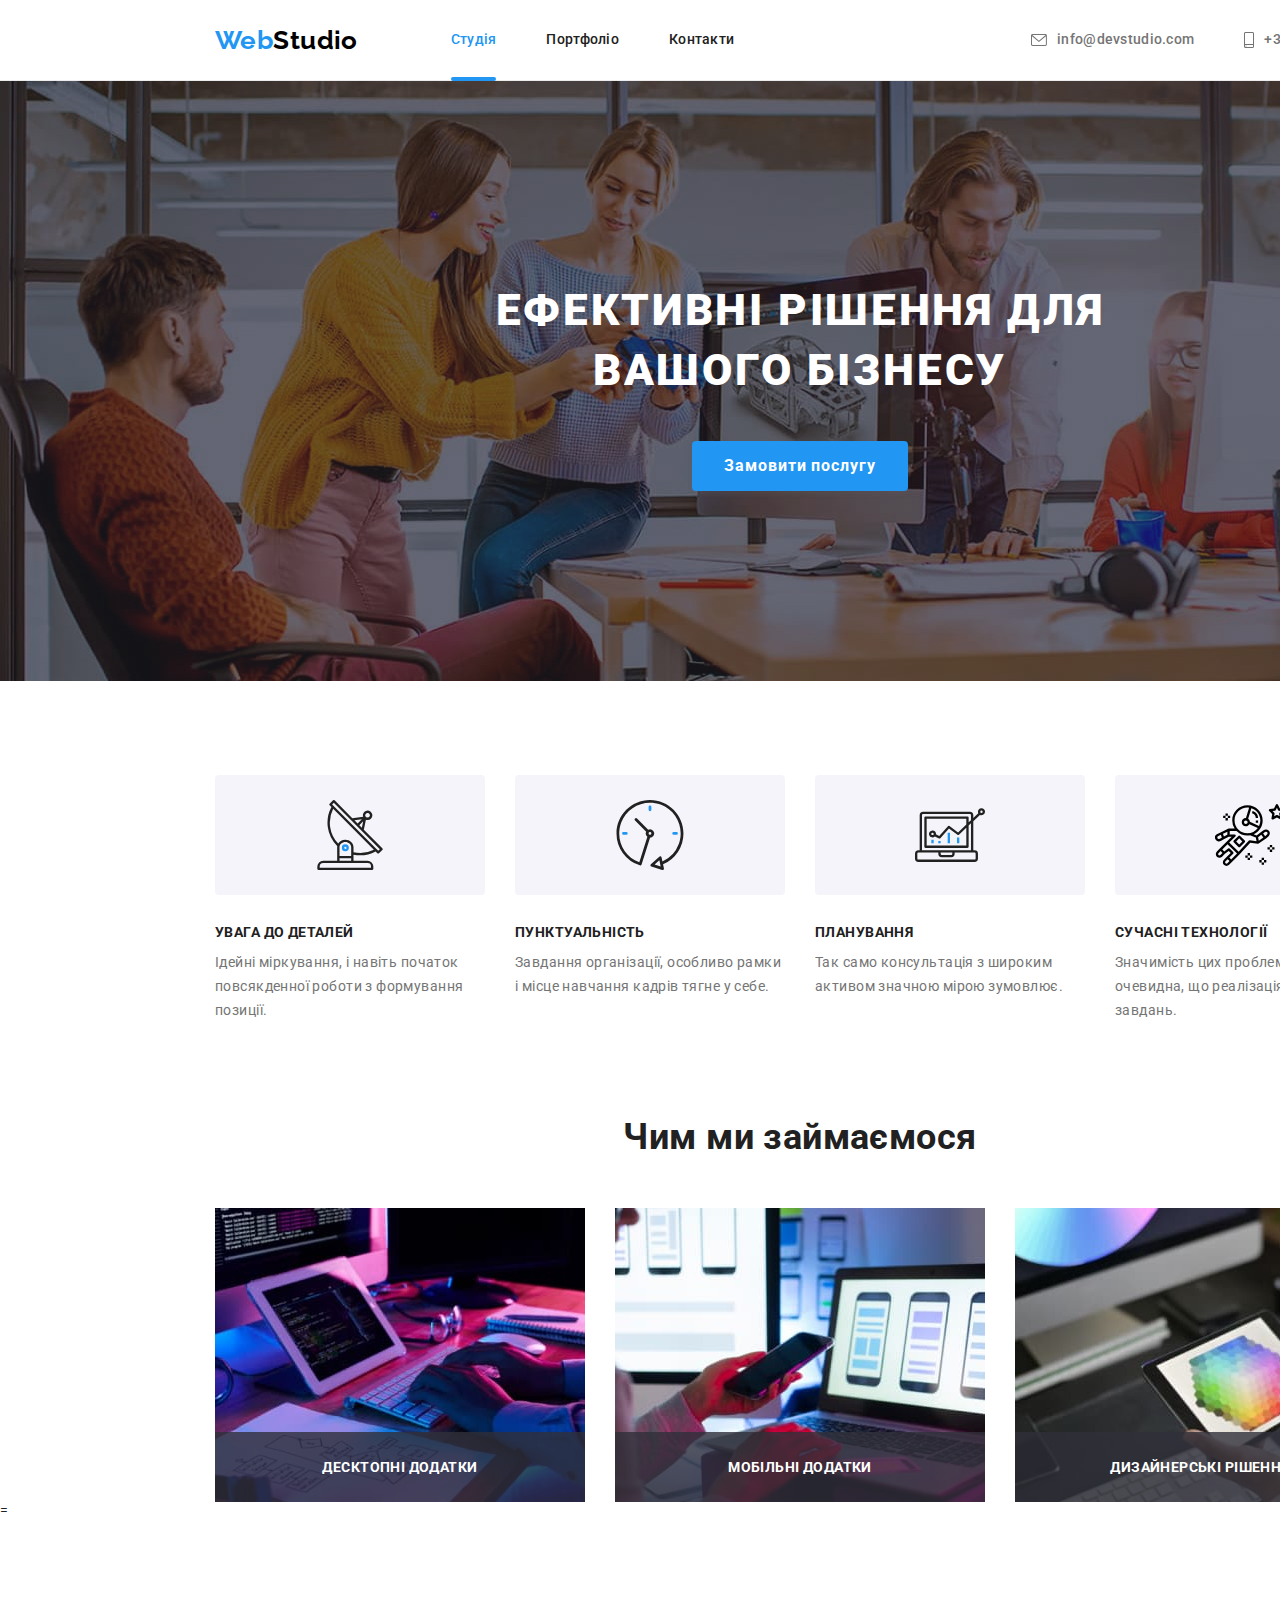
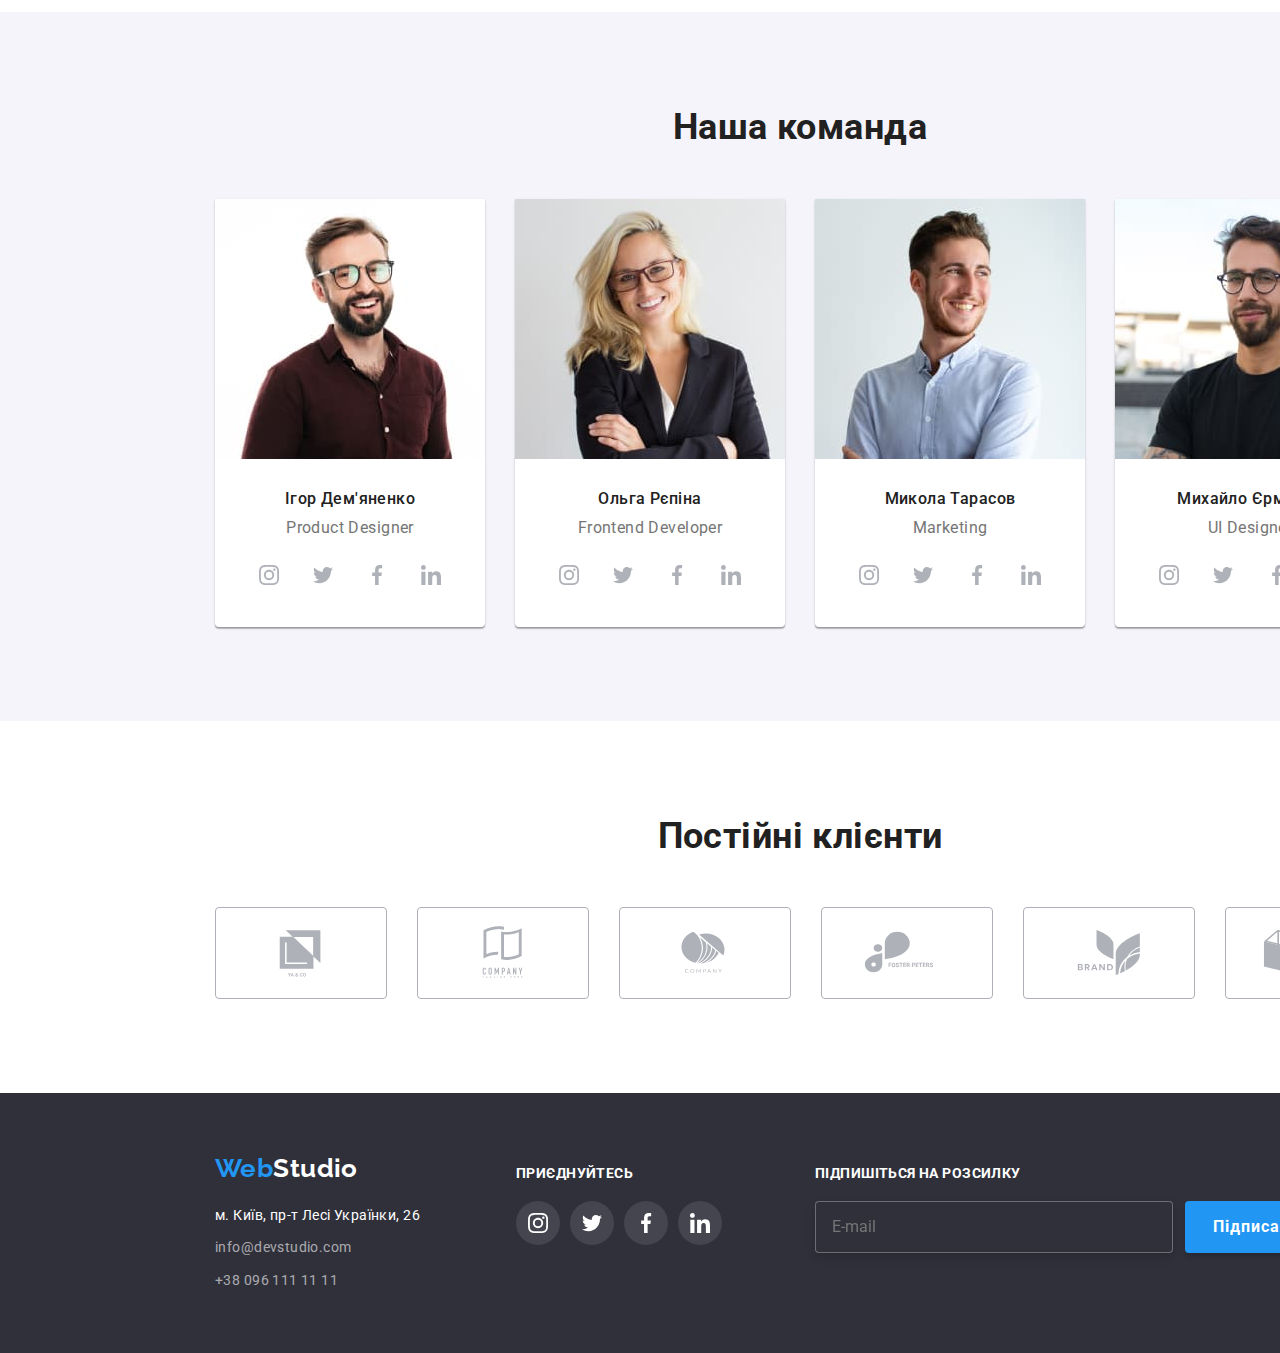
<file: index.html>
<!DOCTYPE html>
<html lang="uk">
  <head>
    <meta charset="UTF-8" />
    <meta http-equiv="X-UA-Compatible" content="IE=edge" />
    <meta name="viewport" content="width=device-width, initial-scale=1.0" />
    <title>WebStudio</title>
    <link rel="preconnect" href="https://fonts.googleapis.com" />
    <link rel="preconnect" href="https://fonts.gstatic.com" crossorigin />
    <link
      href="https://fonts.googleapis.com/css2?family=Raleway:wght@700&family=Roboto:wght@400;500;700;900&display=swap"
      rel="stylesheet"
    />
    <link
      rel="stylesheet"
      href="https://cdnjs.cloudflare.com/ajax/libs/modern-normalize/1.1.0/modern-normalize.min.css"
    />
    <link rel="stylesheet" href="styles/styles.css" />
  </head>

  <body>
    <!-----------------------------шапка-------------------------------->

    <header class="section-header">
      <div class="container display-flex">
        <nav class="nav display-flex">
          <a lang="en" href="./index.html" class="logo logo-header"
            >Web<span class="part-logo">Studio</span></a
          >
          <ul class="navigation list display-flex">
            <li><a class="navigation-title current" href="./index.html">Студія</a></li>
            <li><a class="navigation-title" href="./portfolio.html">Портфоліо</a></li>
            <li><a class="navigation-title" href="">Контакти</a></li>
          </ul>
        </nav>
        <ul class="contacts list display-flex">
          <li>
            <a class="contacts-list" href="mailto:info@devstudio.com">
              <svg class="mailto" width="16px" height="12px">
                <use href="./img/icons.svg#icon-envelope"></use></svg>info@devstudio.com
            </a>
          </li>
          <li>
            <a class="contacts-list" href="tel:+380961111111">
              <svg class="mailto" width="10px" height="16px">
                <use href="./img/icons.svg#icon-smartphone"></use></svg>+38 096 111 11 11</a
            >
          </li>
        </ul>
      </div>
    </header>

    <!-----------------------------Основа------------------------------>

    <main>
      <!---------------------------Герой------------------------------->

      <section class="section-hero">
        <div class="container">
          <h1 class="title-hero">Ефективні рішення для вашого бізнесу</h1>
          <button type="button" class="button-hero" data-modal-open>Замовити послугу</button>
        </div>
      </section>

      <!------------------------Особливості--------------------------->

      <section class="features section">
        <div class="container">
          <h2 class="visually-hidden">Особливості</h2>
          <ul class="list features-list">
            <li class="box-features">
              <div class="features-ivon-box">
                <svg class="features-ivon" width="" height="">
                  <use href="./img/icons.svg#icon-antenna"></use>
                </svg>
              </div>
              <h3 class="title-features">Увага до деталей</h3>
              <p class="paragraph-features">
                Ідейні міркування, і навіть початок повсякденної роботи з формування позиції.
              </p>
            </li>
            <li class="box-features">
              <div class="features-ivon-box">
                <svg class="features-ivon" width="" height="">
                  <use href="./img/icons.svg#icon-clock"></use>
                </svg>
              </div>
              <h3 class="title-features">Пунктуальність</h3>
              <p class="paragraph-features">
                Завдання організації, особливо рамки і місце навчання кадрів тягне у себе.
              </p>
            </li>
            <li class="box-features">
              <div class="features-ivon-box">
                <svg class="features-ivon" width="" height="">
                  <use href="./img/icons.svg#icon-diagram"></use>
                </svg>
              </div>
              <h3 class="title-features">Планування</h3>
              <p class="paragraph-features">
                Так само консультація з широким активом значною мірою зумовлює.
              </p>
            </li>
            <li class="box-features">
              <div class="features-ivon-box">
                <svg class="features-ivon" width="" height="">
                  <use href="./img/icons.svg#icon-astronaut"></use>
                </svg>
              </div>
              <h3 class="title-features">Сучасні технології</h3>
              <p class="paragraph-features">
                Значимість цих проблем настільки очевидна, що реалізація планових завдань.
              </p>
            </li>
          </ul>
        </div>
      </section>

      <!-----------------------------Діяльність---------------------------->

      <section class="activity section-activity">
        <div class="container">
          <h2 class="title-activity">Чим ми займаємося</h2>
          <ul class="list activity-list">
            <li class="box-ativity">
              <img src="./img/img.jpg" alt="Написання коду" width="370" height="294" />
              <div class="dox-position-activity">
                <p class="position-activity">Десктопні додатки</p>
              </div>
            </li>
            <li class="box-ativity">
              <img
                src="./img/img1.jpg"
                alt="Створення мобільних додатків"
                width="370"
                height="294"
              />
              <div class="dox-position-activity">
                <p class="position-activity">Мобільні додатки</p>
              </div>
            </li>
            <li class="box-ativity">
              <img src="./img/img2.jpg" alt="Робота з дизайном" width="370" height="294" />
              <div class="dox-position-activity">
                <p class="position-activity">Дизайнерські рішення</p>
              </div>
            </li>
          </ul>
        </div>
        =
      </section>

      <!-----------------------------Команда-------------------------->

      <section class="team section">
        <div class="container">
          <h2 class="title-team">Наша команда</h2>
          <ul class="list team-list">
            <li class="box-team">
              <img
                class="img-team"
                src="./img/photo-Igor.jpg"
                alt="Чоловік середнього віку в окулярах та з охайною бородою"
                width="270"
                height="260"
              />
              <div class="box-title-team">
                <h3 class="name-team">Ігор Дем'яненко</h3>
                <p class="position-team" lang="en">Product Designer</p>
                <ul class="team-set list">
                  <li>
                    <a
                      class="team-list-icont"
                      href=""
                      target="_blank"
                      rel="noreferrer noopener"
                      aria-label="Інстаграм"
                    >
                      <svg class="team-icon">
                        <use href="./img/icons.svg#icon-instagram"></use>
                      </svg>
                    </a>
                  </li>
                  <li>
                    <a
                      class="team-list-icont"
                      href=""
                      target="_blank"
                      rel="noreferrer noopener"
                      aria-label="Твітеер"
                    >
                      <svg class="team-icon">
                        <use href="./img/icons.svg#icon-twitter"></use>
                      </svg>
                    </a>
                  </li>
                  <li>
                    <a
                      class="team-list-icont"
                      href=""
                      target="_blank"
                      rel="noreferrer noopener"
                      aria-label="Фейсбук"
                    >
                      <svg class="team-icon">
                        <use href="./img/icons.svg#icon-facebook"></use>
                      </svg>
                    </a>
                  </li>
                  <li>
                    <a
                      class="team-list-icont"
                      href=""
                      target="_blank"
                      rel="noreferrer noopener"
                      aria-label="Лінкедин"
                    >
                      <svg class="team-icon">
                        <use href="./img/icons.svg#icon-linkedin"></use>
                      </svg>
                    </a>
                  </li>
                </ul>
              </div>
            </li>
            <li class="box-team">
              <img
                class="img-team"
                src="./img/photo-Olga.jpg"
                alt="Гарна світло волоса жінка серднього віку в окулярах"
                width="270"
                height="260"
              />
              <div class="box-title-team">
                <h3 class="name-team">Ольга Рєпіна</h3>
                <p class="position-team" lang="en">Frontend Developer</p>
                <ul class="team-set list">
                  <li>
                    <a
                      class="team-list-icont"
                      href=""
                      target="_blank"
                      rel="noreferrer noopener"
                      aria-label="Інстаграм"
                    >
                      <svg class="team-icon">
                        <use href="./img/icons.svg#icon-instagram"></use>
                      </svg>
                    </a>
                  </li>
                  <li>
                    <a
                      class="team-list-icont"
                      href=""
                      target="_blank"
                      rel="noreferrer noopener"
                      aria-label="Твітеер"
                    >
                      <svg class="team-icon">
                        <use href="./img/icons.svg#icon-twitter"></use>
                      </svg>
                    </a>
                  </li>
                  <li>
                    <a
                      class="team-list-icont"
                      href=""
                      target="_blank"
                      rel="noreferrer noopener"
                      aria-label="Фейсбук"
                    >
                      <svg class="team-icon">
                        <use href="./img/icons.svg#icon-facebook"></use>
                      </svg>
                    </a>
                  </li>
                  <li>
                    <a
                      class="team-list-icont"
                      href=""
                      target="_blank"
                      rel="noreferrer noopener"
                      aria-label="Лінкедин"
                    >
                      <svg class="team-icon">
                        <use href="./img/icons.svg#icon-linkedin"></use>
                      </svg>
                    </a>
                  </li>
                </ul>
              </div>
            </li>
            <li class="box-team">
              <img
                class="img-team"
                src="./img/photo-Mykola.jpg"
                alt="Молодий та енергійний чоловік"
                width="270"
                height="260"
              />
              <div class="box-title-team">
                <h3 class="name-team">Микола Тарасов</h3>
                <p class="position-team" lang="en">Marketing</p>
                <ul class="team-set list">
                  <li>
                    <a
                      class="team-list-icont"
                      href=""
                      target="_blank"
                      rel="noreferrer noopener"
                      aria-label="Інстаграм"
                    >
                      <svg class="team-icon">
                        <use href="./img/icons.svg#icon-instagram"></use>
                      </svg>
                    </a>
                  </li>
                  <li>
                    <a
                      class="team-list-icont"
                      href=""
                      target="_blank"
                      rel="noreferrer noopener"
                      aria-label="Твітеер"
                    >
                      <svg class="team-icon">
                        <use href="./img/icons.svg#icon-twitter"></use>
                      </svg>
                    </a>
                  </li>
                  <li>
                    <a
                      class="team-list-icont"
                      href=""
                      target="_blank"
                      rel="noreferrer noopener"
                      aria-label="Фейсбук"
                    >
                      <svg class="team-icon">
                        <use href="./img/icons.svg#icon-facebook"></use>
                      </svg>
                    </a>
                  </li>
                  <li>
                    <a
                      class="team-list-icont"
                      href=""
                      target="_blank"
                      rel="noreferrer noopener"
                      aria-label="Лінкедин"
                    >
                      <svg class="team-icon">
                        <use href="./img/icons.svg#icon-linkedin"></use>
                      </svg>
                    </a>
                  </li>
                </ul>
              </div>
            </li>
            <li class="box-team">
              <img
                class="img-team"
                src="./img/photo-Mykhailo.jpg"
                alt="Чорнявий чоловік в окулярах та в футболці"
                width="270"
                height="260"
              />
              <div class="box-title-team">
                <h3 class="name-team">Михайло Єрмаков</h3>
                <p class="position-team" lang="en">UI Designer</p>
                <ul class="team-set list">
                  <li>
                    <a
                      class="team-list-icont"
                      href=""
                      target="_blank"
                      rel="noreferrer noopener"
                      aria-label="Інстаграм"
                    >
                      <svg class="team-icon">
                        <use href="./img/icons.svg#icon-instagram"></use>
                      </svg>
                    </a>
                  </li>
                  <li>
                    <a
                      class="team-list-icont"
                      href=""
                      target="_blank"
                      rel="noreferrer noopener"
                      aria-label="Твітеер"
                    >
                      <svg class="team-icon">
                        <use href="./img/icons.svg#icon-twitter"></use>
                      </svg>
                    </a>
                  </li>
                  <li>
                    <a
                      class="team-list-icont"
                      href=""
                      target="_blank"
                      rel="noreferrer noopener"
                      aria-label="Фейсбук"
                    >
                      <svg class="team-icon">
                        <use href="./img/icons.svg#icon-facebook"></use>
                      </svg>
                    </a>
                  </li>
                  <li>
                    <a
                      class="team-list-icont"
                      href=""
                      target="_blank"
                      rel="noreferrer noopener"
                      aria-label="Лінкедин"
                    >
                      <svg class="team-icon">
                        <use href="./img/icons.svg#icon-linkedin"></use>
                      </svg>
                    </a>
                  </li>
                </ul>
              </div>
            </li>
          </ul>
        </div>
      </section>

      <!----------------------------------------------visitors------------------------------------------------>

      <section class="section">
        <div class="visitors-pri container">
          <h2 class="title-team">Постійні клієнти</h2>
          <ul class="visitors-set list display-flex">
            <li>
              <a
                class="visitors-list-icon"
                href=""
                target="_blank"
                rel="noreferrer noopener"
                aria-label="Я-ко"
              >
                <svg class="visitors-icon">
                  <use href="./img/icons.svg#icon-ya-co"></use>
                </svg>
              </a>
            </li>
            <li>
              <a
                class="visitors-list-icon"
                href=""
                target="_blank"
                rel="noreferrer noopener"
                aria-label="tegline here"
              >
                <svg class="visitors-icon">
                  <use href="./img/icons.svg#icon-tegline-here"></use>
                </svg>
              </a>
            </li>
            <li>
              <a
                class="visitors-list-icon"
                href=""
                target="_blank"
                rel="noreferrer noopener"
                aria-label="Company"
              >
                <svg class="visitors-icon">
                  <use href="./img/icons.svg#icon-company"></use>
                </svg>
              </a>
            </li>
            <li>
              <a
                class="visitors-list-icon"
                href=""
                target="_blank"
                rel="noreferrer noopener"
                aria-label="Foster"
              >
                <svg class="visitors-icon">
                  <use href="./img/icons.svg#icon-foster"></use>
                </svg>
              </a>
            </li>
            <li>
              <a
                class="visitors-list-icon"
                href=""
                target="_blank"
                rel="noreferrer noopener"
                aria-label="Brand"
              >
                <svg class="visitors-icon">
                  <use href="./img/icons.svg#icon-brand"></use>
                </svg>
              </a>
            </li>
            <li>
              <a
                class="visitors-list-icon"
                href=""
                target="_blank"
                rel="noreferrer noopener"
                aria-label="Tag line"
              >
                <svg class="visitors-icon">
                  <use href="./img/icons.svg#icon-tag-line"></use>
                </svg>
              </a>
            </li>
          </ul>
        </div>
      </section>
    </main>

    <!---------------------------------------ноги---------------------------------------->

    <footer class="section-footer">
      <div class="container display-flex">
        <div>
          <div class="logo-footer">
            <a lang="en" href="./index.html" class="logo"
              >Web<span class="footer-logo">Studio</span></a
            >
          </div>
          <address>
            <ul class="list">
              <li>
                <a
                  href="https://goo.gl/maps/KdYBbPvxKbfjmJQr5"
                  target="_blank"
                  rel="noreferrer noopener"
                  class="link-address"
                  >м. Київ, пр-т Лесі Українки, 26</a
                >
              </li>
              <li>
                <a class="address-contacts" href="mailto:info@devstudio.com">info@devstudio.com</a>
              </li>
              <li><a class="address-contacts" href="tel:+380961111111">+38 096 111 11 11</a></li>
            </ul>
          </address>
        </div>
        <div class="footer-pri">
          <h2 class="tatle-footer">Приєднуйтесь</h2>
          <ul class="footer-set list">
            <li>
              <a
                class="footer-icont"
                href=""
                target="_blank"
                rel="noreferrer noopener"
                aria-label="Інстаграм"
              >
                <svg class="list-icon">
                  <use href="./img/icons.svg#icon-instagram"></use>
                </svg>
              </a>
            </li>
            <li>
              <a
                class="footer-icont"
                href=""
                target="_blank"
                rel="noreferrer noopener"
                aria-label="Твітеер"
              >
                <svg class="list-icon">
                  <use href="./img/icons.svg#icon-twitter"></use>
                </svg>
              </a>
            </li>
            <li>
              <a
                class="footer-icont"
                href=""
                target="_blank"
                rel="noreferrer noopener"
                aria-label="Фейсбук"
              >
                <svg class="list-icon">
                  <use href="./img/icons.svg#icon-facebook"></use>
                </svg>
              </a>
            </li>
            <li>
              <a
                class="footer-icont"
                href=""
                target="_blank"
                rel="noreferrer noopener"
                aria-label="Лінкедин"
              >
                <svg class="list-icon">
                  <use href="./img/icons.svg#icon-linkedin"></use>
                </svg>
              </a>
            </li>
          </ul>
        </div>
        <div class="box-form-footer">
          <h2 class="tatle-footer">Підпишіться на розсилку</h2>
          <form class="form-footer">
            <input type="email" name="mail" class="pole-footer" placeholder="E-mail" />
            <button type="submit" class="button-footer">Підписатися</button>
          </form>
        </div>
      </div>
    </footer>

    <!------------------------------------------modal------------------------------------------->

    <div class="backdrop is-hidden" data-modal>
      <div class="modal">
        <button type="button" class="button-close-hero" data-modal-close>
          <svg class="close-black" width="18" height="18">
            <use href="./img/icons.svg#icon-close-black"></use>
          </svg>
        </button>

        <h2 class="tatle-form">Залиште свої дані, ми вам передзвонимо</h2>

        <form class="form">
          <div class="form-field">
            <label for="name" class="text-pole"
              >Ім'я
              <span class="box-form-field">
                <input type="text" name="name" id="name" class="pole" />
                <svg class="modal-icons icons-posstion-modal" width="18px" height="18px">
                  <use href="./img/icons.svg#icon-person"></use>
                </svg>
              </span>
            </label>
          </div>
          <div class="form-field">
            <label for="tel" class="text-pole"
              >Телефон
              <span class="box-form-field">
                <input type="tel" name="tel" id="tel" class="pole" />
                <svg class="modal-icons icons-posstion-modal" width="18px" height="18px">
                  <use href="./img/icons.svg#icon-phone-modal"></use>
                </svg>
              </span>
            </label>
          </div>
          <div class="form-field">
            <label for="mail" class="text-pole"
              >Пошта
              <span class="box-form-field">
                <input type="email" name="mail" id="mail" class="pole" />
                <svg class="modal-icons icons-posstion-modal" width="18px" height="18px">
                  <use href="./img/icons.svg#icon-email-modal"></use>
                </svg>
              </span>
            </label>
          </div>
          <div class="form-textarea">
            <label for="comment" class="text-pole text-posit">Коментар</label>
            <textarea
              name="comment"
              id="comment"
              rows="7"
              class="textarea"
              placeholder="Введіть текст"
            ></textarea>
          </div>
          <div class="">
            <label class="checkbox-label">
              <input type="checkbox" name="policy" class="checkbox visually-hidden" />
              <span class="checkbox-icons"></span>
              Погоджуюся з розсилкою та приймаю&nbsp;<a href="" class="link-modal"
                >&nbsp;Умови договору</a
              ></label
            >
          </div>
          <button type="submit" class="button-modal">Відправити</button>
        </form>
      </div>
    </div>
    <script src="./js/modal.js"></script>
  </body>
</html>
</file>
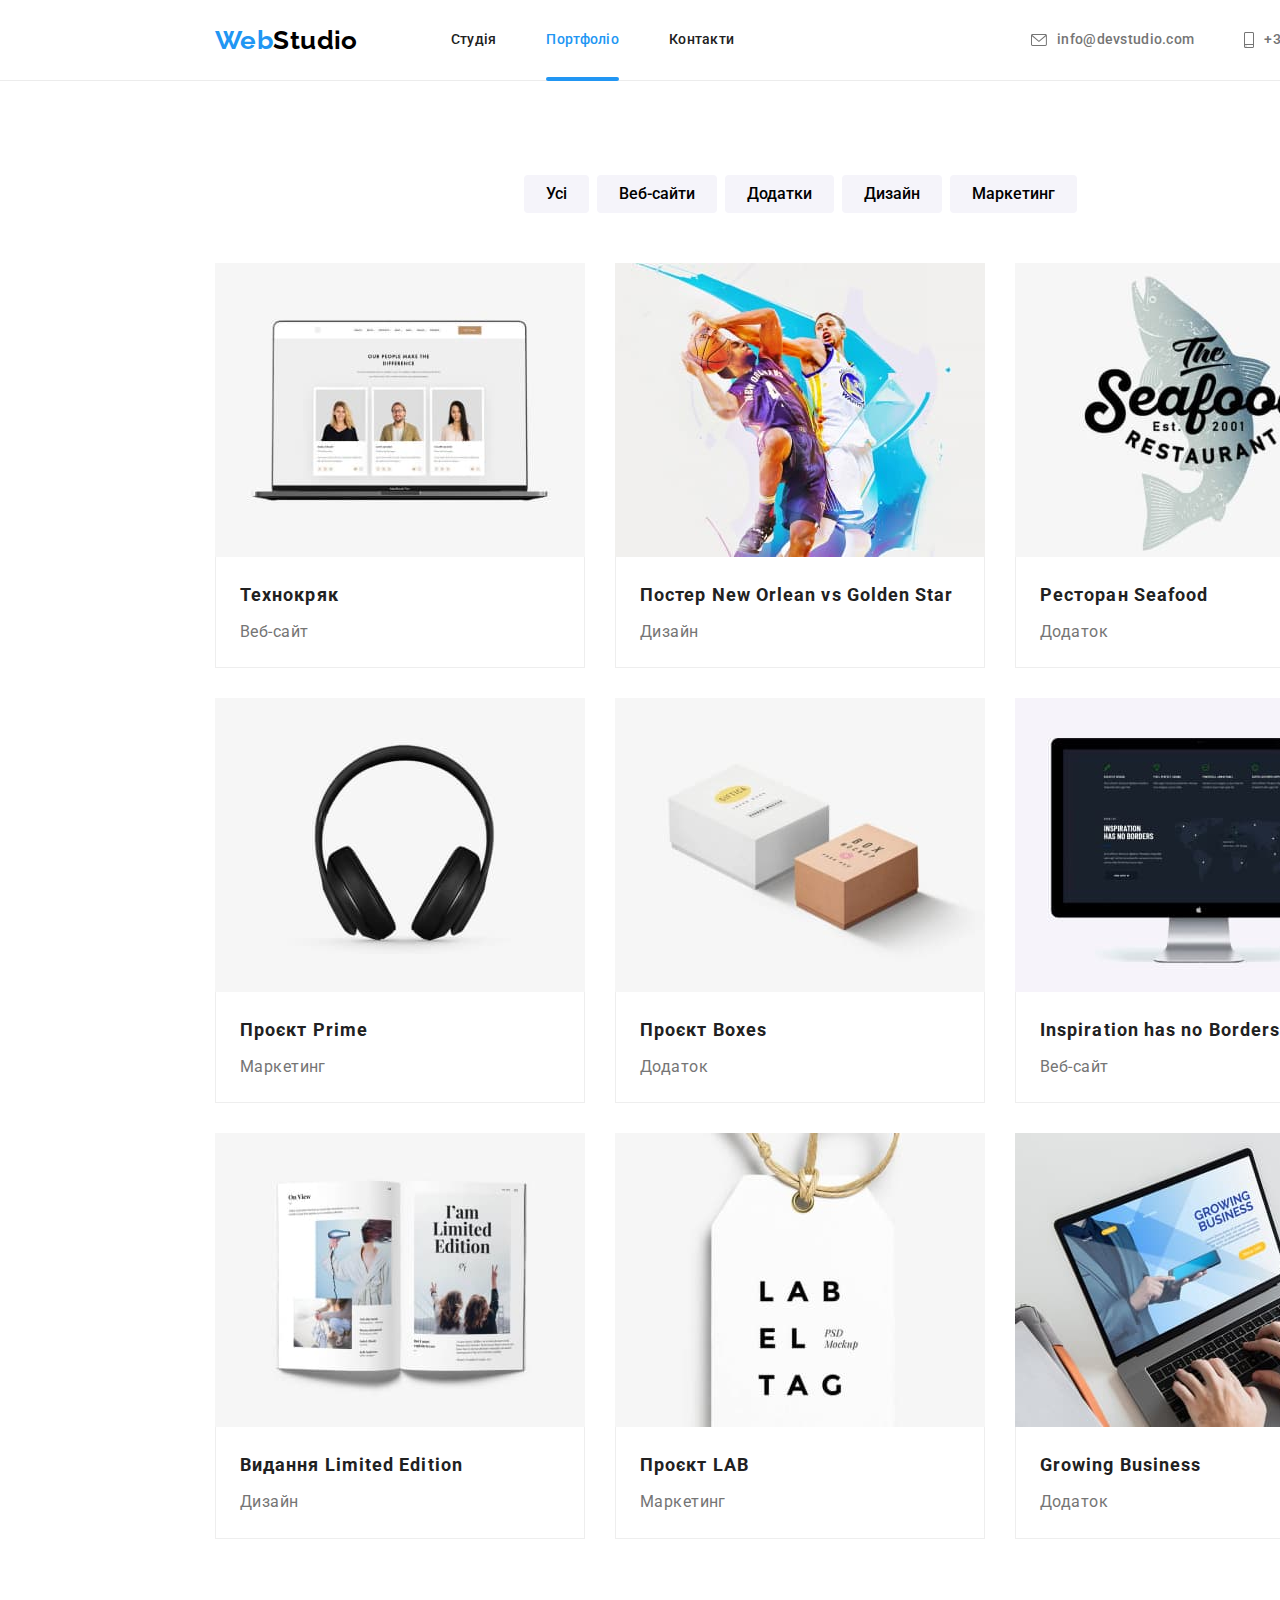
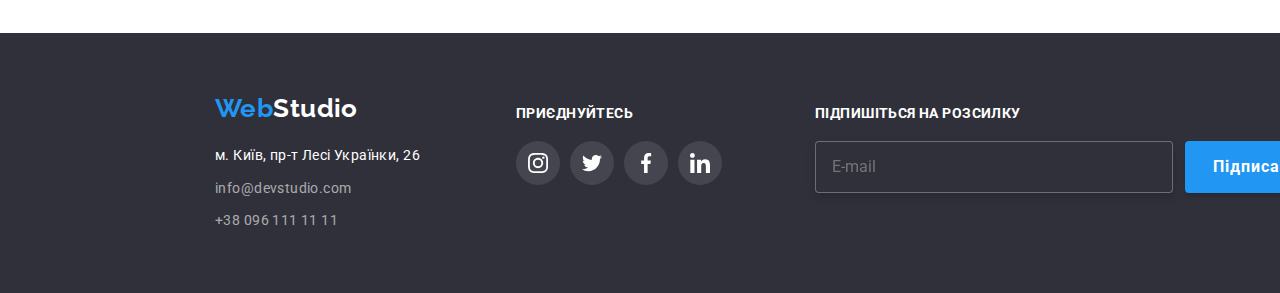
<file: portfolio.html>
<!DOCTYPE html>
<html lang="uk">
  <head>
    <meta charset="UTF-8" />
    <meta http-equiv="X-UA-Compatible" content="IE=edge" />
    <meta name="viewport" content="width=device-width, initial-scale=1.0" />
    <title>Портфоліо</title>
    <link rel="preconnect" href="https://fonts.googleapis.com" />
    <link rel="preconnect" href="https://fonts.gstatic.com" crossorigin />
    <link
      href="https://fonts.googleapis.com/css2?family=Raleway:wght@700&family=Roboto:wght@400;500;700;900&display=swap"
      rel="stylesheet"
    />
    <link
      rel="stylesheet"
      href="https://cdnjs.cloudflare.com/ajax/libs/modern-normalize/1.1.0/modern-normalize.min.css"
    />
    <link rel="stylesheet" href="styles/styles.css" />
  </head>

  <body>
    <!-------------------------------------------шапка----------------------------------------->

    <header class="section-header">
      <div class="container display-flex">
        <nav class="nav display-flex">
          <a lang="en" href="./index.html" class="logo logo-header"
            >Web<span class="part-logo">Studio</span></a
          >
          <ul class="navigation list display-flex">
            <li><a class="navigation-title" href="./index.html">Студія</a></li>
            <li><a class="navigation-title current" href="./portfolio.html">Портфоліо</a></li>
            <li><a class="navigation-title" href="">Контакти</a></li>
          </ul>
        </nav>
        <ul class="contacts list display-flex">
          <li>
            <a class="contacts-list" href="mailto:info@devstudio.com">
              <svg class="mailto" width="16px" height="12px">
                <use href="./img/icons.svg#icon-envelope"></use></svg>info@devstudio.com
            </a>
          </li>
          <li>
            <a class="contacts-list" href="tel:+380961111111">
              <svg class="mailto" width="10px" height="16px">
                <use href="./img/icons.svg#icon-smartphone"></use></svg >+38 096 111 11 11</a
            >
          </li>
        </ul>
      </div>
    </header>

    <!-- Основа -->

    <main>
      <!-- Портфоліо -->

      <section class="section">
        <div class="container">
          <h1 class="visually-hidden">Портфоліо</h1>
          <ul class="list portfolio-filter">
            <li><button type="button" class="button-portfolio">Усі</button></li>
            <li><button type="button" class="button-portfolio">Веб-сайти</button></li>
            <li><button type="button" class="button-portfolio">Додатки</button></li>
            <li><button type="button" class="button-portfolio">Дизайн</button></li>
            <li><button type="button" class="button-portfolio">Маркетинг</button></li>
          </ul>
          <ul class="examples-work list">
            <li class="box-portfolio">
              <a href="" class="box-portfolio-list">
                <div class="product-portfolio">
                  <img
                    src="./img/technoquack.jpg"
                    alt="Відкритий ноутбук"
                    width="370"
                    height="294"
                  />
                  <p class="position-product">
                    Ресурс пропонує комплексні пропозиції з різним рівнем функціоналу та сервісів.
                    Все це дозволить відвідувачу отримати вичерпні відомості про компанію чи
                    приватну особу.
                  </p>
                </div>
                <div class="box-title">
                  <h2 class="title-examples">Технокряк</h2>
                  <p class="position-examples">Веб-сайт</p>
                </div>
              </a>
            </li>
            <li class="box-portfolio">
              <a href="" class="box-portfolio-list">
                <div class="product-portfolio">
                  <img
                    src="./img/novsgs.jpg"
                    alt="Два баскетболіста грають в баскетбол"
                    width="370"
                    height="294"
                  />
                  <p class="position-product">
                    Ресурс пропонує комплексні пропозиції з різним рівнем функціоналу та сервісів.
                    Все це дозволить відвідувачу отримати вичерпні відомості про компанію чи
                    приватну особу.
                  </p>
                </div>
                <div class="box-title">
                  <h2 class="title-examples">
                    Постер <span lang="en">New Orlean vs Golden Star</span>
                  </h2>
                  <p class="position-examples">Дизайн</p>
                </div>
              </a>
            </li>
            <li class="box-portfolio">
              <a href="" class="box-portfolio-list">
                <div class="product-portfolio">
                  <img src="./img/seafood.jpg" alt="Логотип с рибою" width="370" height="294" />
                  <p class="position-product">
                    Ресурс пропонує комплексні пропозиції з різним рівнем функціоналу та сервісів.
                    Все це дозволить відвідувачу отримати вичерпні відомості про компанію чи
                    приватну особу.
                  </p>
                </div>
                <div class="box-title">
                  <h2 class="title-examples">Ресторан <span lang="en">Seafood</span></h2>
                  <p class="position-examples">Додаток</p>
                </div>
              </a>
            </li>
            <li class="box-portfolio">
              <a href="" class="box-portfolio-list">
                <div class="product-portfolio">
                  <img
                    src="./img/prime.jpg"
                    alt="Великі чорні навушники"
                    width="370"
                    height="294"
                  />
                  <p class="position-product">
                    Ресурс пропонує комплексні пропозиції з різним рівнем функціоналу та сервісів.
                    Все це дозволить відвідувачу отримати вичерпні відомості про компанію чи
                    приватну особу.
                  </p>
                </div>
                <div class="box-title">
                  <h2 class="title-examples">Проєкт <span lang="en">Prime</span></h2>
                  <p class="position-examples">Маркетинг</p>
                </div>
              </a>
            </li>
            <li class="box-portfolio">
              <a href="" class="box-portfolio-list">
                <div class="product-portfolio">
                  <img
                    src="./img/boxes.jpg"
                    alt="Дві картоні коробки різного кольору"
                    width="370"
                    height="294"
                  />
                  <p class="position-product">
                    Ресурс пропонує комплексні пропозиції з різним рівнем функціоналу та сервісів.
                    Все це дозволить відвідувачу отримати вичерпні відомості про компанію чи
                    приватну особу.
                  </p>
                </div>
                <div class="box-title">
                  <h2 class="title-examples">Проєкт <span lang="en">Boxes</span></h2>
                  <p class="position-examples">Додаток</p>
                </div>
              </a>
            </li>
            <li class="box-portfolio">
              <a href="" class="box-portfolio-list">
                <div class="product-portfolio">
                  <img
                    src="./img/inspiration.jpg"
                    alt="Монітор від комп'ютера"
                    width="370"
                    height="294"
                  />
                  <p class="position-product">
                    Ресурс пропонує комплексні пропозиції з різним рівнем функціоналу та сервісів.
                    Все це дозволить відвідувачу отримати вичерпні відомості про компанію чи
                    приватну особу.
                  </p>
                </div>
                <div class="box-title">
                  <h2 lang="en" class="title-examples">Inspiration has no Borders</h2>
                  <p class="position-examples">Веб-сайт</p>
                </div>
              </a>
            </li>
            <li class="box-portfolio">
              <a href="" class="box-portfolio-list">
                <div class="product-portfolio">
                  <img
                    src="./img/limited-edition.jpg"
                    alt="Відкрита книга"
                    width="370"
                    height="294"
                  />
                  <p class="position-product">
                    Ресурс пропонує комплексні пропозиції з різним рівнем функціоналу та сервісів.
                    Все це дозволить відвідувачу отримати вичерпні відомості про компанію чи
                    приватну особу.
                  </p>
                </div>
                <div class="box-title">
                  <h2 class="title-examples">Видання <span lang="en">Limited Edition</span></h2>
                  <p class="position-examples">Дизайн</p>
                </div>
              </a>
            </li>
            <li class="box-portfolio">
              <a href="" class="box-portfolio-list">
                <div class="product-portfolio">
                  <img src="./img/lab.jpg" alt="Бирка" width="370" height="294" />
                  <p class="position-product">
                    Ресурс пропонує комплексні пропозиції з різним рівнем функціоналу та сервісів.
                    Все це дозволить відвідувачу отримати вичерпні відомості про компанію чи
                    приватну особу.
                  </p>
                </div>
                <div class="box-title">
                  <h2 class="title-examples">Проєкт <span lang="en">LAB</span></h2>
                  <p class="position-examples">Маркетинг</p>
                </div>
              </a>
            </li>
            <li class="box-portfolio">
              <a href="" class="box-portfolio-list">
                <div class="product-portfolio">
                  <img
                    src="./img/growing-business.jpg"
                    alt="Робота за відкритим ноутбуком"
                    width="370"
                    height="294"
                  />
                  <p class="position-product">
                    Ресурс пропонує комплексні пропозиції з різним рівнем функціоналу та сервісів.
                    Все це дозволить відвідувачу отримати вичерпні відомості про компанію чи
                    приватну особу.
                  </p>
                </div>
                <div class="box-title">
                  <h2 class="title-examples" lang="en">Growing Business</h2>
                  <p class="position-examples">Додаток</p>
                </div>
              </a>
            </li>
          </ul>
        </div>
      </section>
    </main>

    <!-- ноги -->

    <footer class="section-footer">
      <div class="container display-flex">
        <div>
          <div class="logo-footer">
            <a lang="en" href="./index.html" class="logo"
              >Web<span class="footer-logo">Studio</span></a
            >
          </div>
          <address>
            <ul class="list">
              <li>
                <a
                  href="https://goo.gl/maps/KdYBbPvxKbfjmJQr5"
                  target="_blank"
                  rel="noreferrer noopener"
                  class="link-address"
                  >м. Київ, пр-т Лесі Українки, 26</a
                >
              </li>
              <li>
                <a class="address-contacts" href="mailto:info@devstudio.com">info@devstudio.com</a>
              </li>
              <li><a class="address-contacts" href="tel:+380961111111">+38 096 111 11 11</a></li>
            </ul>
          </address>
        </div>
        <div class="footer-pri">
          <h2 class="tatle-footer">Приєднуйтесь</h2>
          <ul class="footer-set list">
            <li>
              <a
                class="footer-icont"
                href=""
                target="_blank"
                rel="noreferrer noopener"
                aria-label="Інстаграм"
              >
                <svg class="list-icon">
                  <use href="./img/icons.svg#icon-instagram"></use>
                </svg>
              </a>
            </li>
            <li>
              <a
                class="footer-icont"
                href=""
                target="_blank"
                rel="noreferrer noopener"
                aria-label="Твітеер"
              >
                <svg class="list-icon">
                  <use href="./img/icons.svg#icon-twitter"></use>
                </svg>
              </a>
            </li>
            <li>
              <a
                class="footer-icont"
                href=""
                target="_blank"
                rel="noreferrer noopener"
                aria-label="Фейсбук"
              >
                <svg class="list-icon">
                  <use href="./img/icons.svg#icon-facebook"></use>
                </svg>
              </a>
            </li>
            <li>
              <a
                class="footer-icont"
                href=""
                target="_blank"
                rel="noreferrer noopener"
                aria-label="Лінкедин"
              >
                <svg class="list-icon">
                  <use href="./img/icons.svg#icon-linkedin"></use>
                </svg>
              </a>
            </li>
          </ul>
        </div>
        <div class="box-form-footer">
          <h2 class="tatle-footer">Підпишіться на розсилку</h2>
          <form class="form-footer">
            <input type="email" name="mail" class="pole-footer" placeholder="E-mail" />
            <button type="submit" class="button-footer">Підписатися</button>
          </form>
        </div>
      </div>
    </footer>
  </body>
</html>
</file>
<file: styles/styles.css>
* {
  padding: 0;
  margin: 0;
  border: 0;
}

:root {
  --primary-text-color: #757575;
  --title-text-color: #212121;
  --primary-hover-color: #2196f3;
}

body {
  width: 1600px;
  margin: 0 auto;
  font-family: 'Roboto', sans-serif;
  color: var(--title-text-color);
  letter-spacing: 0.03em;
  font-size: 14px;
  background: #ffffff;
}

.visually-hidden {
  position: absolute;
  width: 1px;
  height: 1px;
  margin: -1px;
  padding: 0;
  overflow: hidden;
  border: 0;
  clip: rect(0 0 0 0);
}

.list {
  list-style: none;
}
img {
  display: block;
}
a {
  text-decoration: none;
  color: inherit;
}

button {
  cursor: pointer;
  font-family: inherit;
}

.container {
  width: 1200px;
  padding-left: 15px;
  padding-right: 15px;
  margin-left: auto;
  margin-right: auto;
}

.section {
  padding-top: 94px;
  padding-bottom: 94px;
}

.display-flex {
  display: flex;
}

/* ------------------------------------------header ----------------------------------------*/

header {
  border-bottom: 1px solid #ececec;
}

.nav {
  align-items: center;
}

.logo-header {
  margin-right: 93px;
}

.logo {
  font-family: 'Raleway', sans-serif;
  font-weight: 700;
  font-size: 26px;
  line-height: 1.19;
  color: var(--primary-hover-color);
}

.part-logo {
  color: #000000;
}

.navigation li + li {
  margin-left: 50px;
}

.navigation-title {
  display: block;
  padding-top: 32px;
  padding-bottom: 32px;

  font-weight: 500;
  line-height: 1.14;
  letter-spacing: 0.02em;

  transition-property: color;
  transition-duration: 250ms;
  transition-timing-function: cubic-bezier(0.4, 0, 0.2, 1);
}

.navigation-title:hover,
.navigation-title:focus {
  color: var(--primary-hover-color);
}

.contacts {
  margin-left: auto;
}

.contacts li + li {
  margin-left: 50px;
}

.contacts-list {
  display: inline-flex;
  padding-top: 32px;
  padding-bottom: 32px;

  align-items: center;
  font-weight: 500;
  line-height: 1.14;
  letter-spacing: 0.02em;
  color: var(--primary-text-color);

  transition-property: color;
  transition-duration: 250ms;
  transition-timing-function: cubic-bezier(0.4, 0, 0.2, 1);
}
.mailto {
  margin-right: 10px;
  flex-direction: row-reverse;

  fill: var(--primary-text-color);

  transition-property: fill;
  transition-duration: 250ms;
  transition-timing-function: cubic-bezier(0.4, 0, 0.2, 1);
}
.contacts-list:hover .mailto,
.contacts-list:focus .mailto {
  fill: var(--primary-hover-color);
}
.contacts-list:hover,
.contacts-list:focus {
  color: var(--primary-hover-color);
}
.current {
  color: var(--primary-hover-color);
  position: relative;
}
.current::after {
  position: absolute;
  height: 4px;
  width: 100%;
  bottom: -1px;
  content: '';
  background-color: var(--primary-hover-color);
  display: block;
  border-radius: 2px;
}

/* ------------------------------------footer ---------------------------------*/

.section-footer {
  padding-top: 60px;
  padding-bottom: 60px;
}

.logo-footer {
  margin-bottom: 20px;
}

footer {
  background: #2f303a;
}

.footer-logo {
  color: #ffffff;
}

address {
  font-style: normal;
  width: 231px;
}

.link-address {
  line-height: 1.7;
  color: #ffffff;
}

.address-contacts {
  line-height: 1.7;
  color: rgba(255, 255, 255, 0.6);
}

address li + li {
  margin-top: 9px;
}
.footer-pri {
  margin-left: 70px;
  padding-top: 12px;
}
.footer-set {
  display: inline-flex;
}
.list-icon {
  height: 20px;
  width: 20px;
  fill: #ffffff;
}
.footer-icont {
  display: inline-flex;
  height: 44px;
  width: 44px;
  align-items: center;
  justify-content: center;
  border-radius: 50%;
  background-color: rgba(255, 255, 255, 0.1);

  transition-property: background-color;
  transition-duration: 250ms;
  transition-timing-function: cubic-bezier(0.4, 0, 0.2, 1);
}
.footer-icont:hover,
.footer-icont:focus {
  background-color: var(--primary-hover-color);
}
.footer-set li + li {
  margin-left: 10px;
}
.tatle-footer {
  margin-bottom: 20px;

  font-weight: 700;
  font-size: 14px;
  line-height: 1.1428;
  text-transform: uppercase;

  color: #ffffff;
}
.box-form-footer {
  padding-top: 12px;
  margin-left: 93px;
}

.form-footer {
  display: flex;
}
.pole-footer {
  width: 358px;
  padding: 15px 16px;
  font-size: 16px;
  line-height: 1.25;

  display: flex;
  align-items: center;

  color: rgba(255, 255, 255, 0.6);
  background: #2f303a;
  border: 1px solid rgba(255, 255, 255, 0.3);
  filter: drop-shadow(0px 4px 4px rgba(0, 0, 0, 0.15));
  border-radius: 4px;
}
.button-footer {
  margin-left: 12px;
  padding: 10px 28px;

  font-weight: 700;
  font-size: 16px;
  line-height: 1.88;

  display: flex;
  align-items: center;
  text-align: center;
  letter-spacing: 0.06em;

  color: #ffffff;
  background: var(--primary-hover-color);
  box-shadow: 0px 4px 4px rgba(0, 0, 0, 0.15);
  border-radius: 4px;
}
.button-footer::after {
  display: block;
  content: '';
  margin-left: 10px;
  width: 24px;
  height: 24px;
  background-image: url(../img/send.svg);
  background-size: contain;
}
/* -----------------------------------main------------------------------------------ */
/* -----------------------------------hero ------------------------------------------*/

.section-hero {
  max-width: 1600px;
  height: 600px;
  padding-top: 200px;
  padding-bottom: 200px;
  margin: 0 auto;

  background-image: linear-gradient(to right, rgba(47, 48, 58, 0.4), rgba(47, 48, 58, 0.4)),
    url('../img/hero.jpg');
  background-color: #2f303a;
  background-size: cover;
  text-align: center;
}

.title-hero {
  margin-bottom: 40px;
  width: 696px;
  margin-left: auto;
  margin-right: auto;

  font-weight: 900;
  font-size: 44px;
  line-height: 1.36;
  letter-spacing: 0.06em;
  text-transform: uppercase;
  color: #ffffff;
}

.button-hero {
  display: inline-block;
  padding: 10px 32px;

  font-weight: 700;
  font-size: 16px;
  line-height: 1.9;
  align-items: center;
  letter-spacing: 0.06em;
  color: #ffffff;
  background: var(--primary-hover-color);
  box-shadow: 0px 4px 4px rgba(104, 99, 99, 0.15);
  border-radius: 4px;
}

/*-------------------------------------------modal----------------------------------------*/

.backdrop {
  position: fixed;
  z-index: 1;
  top: 0;
  left: 0;
  right: 0;
  bottom: 0;

  background: rgba(0, 0, 0, 0.2);

  transition: opacity 250ms cubic-bezier(0.4, 0, 0.2, 1),
    visibility 250ms cubic-bezier(0.4, 0, 0.2, 1);
}

.backdrop.is-hidden {
  opacity: 0;
  pointer-events: none;
}

.modal {
  position: absolute;
  width: 528px;
  height: 581px;
  padding: 40px;
  top: 50%;
  left: 50%;
  z-index: 2;
  transform: translate(-50%, -50%);
  background: #ffffff;
  box-shadow: 0px 1px 3px rgba(0, 0, 0, 0.12), 0px 1px 1px rgba(0, 0, 0, 0.14),
    0px 2px 1px rgba(0, 0, 0, 0.2);
  border-radius: 4px;
}

.button-close-hero {
  position: absolute;
  display: inline-flex;
  width: 30px;
  height: 30px;
  right: 8px;
  top: 8px;
  align-items: center;
  justify-content: center;
  border-radius: 50%;
  background: #ffffff;
  border: 1px solid rgba(0, 0, 0, 0.1);
}
.close-black {
  fill: #000000;
}
.button-close-hero:hover .close-black {
  fill: var(--primary-hover-color);
}
.tatle-form {
  margin-bottom: 12px;

  font-weight: 700;
  font-size: 20px;
  line-height: 1.15;
  text-align: center;

  color: var(--title-text-color);
}
.text-pole {
  font-size: 12px;
  line-height: 1.1666;
  letter-spacing: 0.01em;
  color: var(--primary-text-color);
}
.text-posit {
  display: inline-block;
  margin-bottom: 4px;
}
.pole {
  display: block;
  outline: transparent;
  border-radius: 4px;
  color: var(--primary-text-color);
  padding: 12px 42px;
  border: 1px solid rgba(33, 33, 33, 0.2);
  transition-property: border-color;
  transition-duration: 250ms;
  transition-timing-function: cubic-bezier(0.4, 0, 0.2, 1);
}

.form-field {
  position: relative;
  flex-direction: column;
  margin-bottom: 10px;
}
.button-modal {
  display: flex;
  align-items: center;
  margin-left: auto;
  margin-right: auto;
  padding: 10px 52px;
  font-weight: 700;
  font-size: 16px;
  line-height: 1.88;
  text-align: center;
  letter-spacing: 0.06em;

  color: #ffffff;

  background: var(--primary-hover-color);
  box-shadow: 0px 4px 4px rgba(0, 0, 0, 0.15);
  border-radius: 4px;
}
.form {
}
.box-form-field {
  display: flex;
  position: relative;
  flex-direction: column;
  font: inherit;
  margin-top: 4px;
}
.icons-posstion-modal {
  position: absolute;
  display: block;
  top: 50%;
  left: 12px;
  transform: translateY(-50%);
  flex-direction: row-reverse;
}
.pole:focus,
.pole:hover {
  border-color: var(--primary-hover-color);
}
.modal-icons {
  fill: var(--title-text-color);
  transition-property: fill;
  transition-duration: 250ms;
  transition-timing-function: cubic-bezier(0.4, 0, 0.2, 1);
}
.pole:focus ~ .modal-icons,
.pole:hover ~ .modal-icons {
  fill: var(--primary-hover-color);
}
.checkbox-label {
  display: flex;
  align-items: center;
  justify-content: center;
  margin-bottom: 30px;
}

.checkbox-icons {
  display: inline-block;
  margin-right: 7px;
  width: 16px;
  height: 15px;
  background-image: url('../img/checkbox.svg');
  border-radius: 2px;
  transition-property: background-image;
  transition-duration: 250ms;
  transition-timing-function: cubic-bezier(0.4, 0, 0.2, 1);
}
.checkbox:checked + .checkbox-icons {
  background-image: url('../img/check.svg');
}
.textarea {
  display: block;
  width: 100%;
  height: 120px;
  margin-bottom: 20px;
  padding: 12px 16px;
  outline: transparent;
  resize: none;
  flex-direction: column;

  border: 1px solid rgba(33, 33, 33, 0.2);
  border-radius: 4px;
  transition-property: border-color;
  transition-duration: 250ms;
  transition-timing-function: cubic-bezier(0.4, 0, 0.2, 1);
}
.form-textarea {
}
.textarea:focus,
.textarea:hover {
  border-color: var(--primary-hover-color);
}
.link-modal {
  color: var(--primary-hover-color);
  text-decoration: underline;
}
/* ---------------------------------------features-------------------------------------- */

.title-features {
  margin-bottom: 10px;

  font-weight: 700;
  font-size: 14px;
  line-height: 1.14;
  text-transform: uppercase;
}
.paragraph-features {
  line-height: 1.7;
  color: var(--primary-text-color);
}
.features-list {
  display: flex;
}
.box-features {
  width: 270px;
}
.features-list li + li {
  margin-left: 30px;
}
.features-ivon {
  width: 70px;
  height: 70px;
}
.features-ivon-box {
  display: inline-flex;
  margin-bottom: 30px;
  width: 270px;
  height: 120px;
  background: #f5f4fa;
  border-radius: 4px;
  align-items: center;
  justify-content: center;
}
/* ------------------------------------activity-------------------------------------*/

.activity-list {
  display: flex;
}

.activity-list li + li {
  margin-left: 30px;
}

.section-activity {
  padding-bottom: 94px;
}

.title-activity {
  margin-bottom: 50px;

  font-weight: 700;
  font-size: 36px;
  line-height: 1.1666;
  text-align: center;
}
.box-ativity {
  position: relative;
}
.dox-position-activity {
  position: absolute;
  width: 370px;
  bottom: 0;
  padding: 27px;

  text-align: center;
  background-color: rgba(47, 48, 58, 0.8);
}

.position-activity {
  font-weight: 700;
  font-size: 14px;
  line-height: 1.1428;
  text-transform: uppercase;

  color: #ffffff;
}
/*---------------------------------------- team --------------------------------------------------*/

.team-list li + li {
  margin-left: 30px;
}

.team-list {
  display: flex;
}

.box-team {
  width: 270px;
  background: #ffffff;

  text-align: center;

  box-shadow: 0px 1px 3px rgba(0, 0, 0, 0.12), 0px 1px 1px rgba(0, 0, 0, 0.14),
    0px 2px 1px rgba(0, 0, 0, 0.2);
  border-radius: 0px 0px 4px 4px;
}

.box-title-team {
  padding-top: 30px;
  padding-bottom: 30px;
}

.team {
  background: #f5f4fa;
}

.title-team {
  margin-bottom: 50px;

  font-weight: 700;
  font-size: 36px;
  line-height: 1.17;
  text-align: center;
}

.name-team {
  margin-bottom: 10px;

  font-weight: 500;
  font-size: 16px;
  line-height: 1.19;
}

.position-team {
  margin-bottom: 16px;

  font-size: 16px;
  line-height: 1.19;
  color: var(--primary-text-color);
}

.team-set {
  display: inline-flex;
}
.team-icon {
  height: 20px;
  width: 20px;
  fill: #afb1b8;

  transition-property: fill;
  transition-duration: 250ms;
  transition-timing-function: cubic-bezier(0.4, 0, 0.2, 1);
}
.team-list-icont {
  display: inline-flex;
  height: 44px;
  width: 44px;
  align-items: center;
  justify-content: center;
  border-radius: 50%;

  transition-property: background-color;
  transition-duration: 250ms;
  transition-timing-function: cubic-bezier(0.4, 0, 0.2, 1);
}
.team-list-icont:hover,
.team-list-icont:focus {
  background-color: var(--primary-hover-color);
}
.team-list-icont:hover .team-icon,
.team-list-icont:focus .team-icon {
  fill: #ffffff;
}
.team-set li + li {
  margin-left: 10px;
}

/* ---------------------------------visitors--------------------------------------------- */
.visitors-list-icon {
  display: inline-flex;
  width: 172px;
  height: 92px;
  border: 1px solid #afb1b8;
  border-radius: 4px;
  align-items: center;
  justify-content: center;

  transition-property: border;
  transition-duration: 250ms;
  transition-timing-function: cubic-bezier(0.4, 0, 0.2, 1);
}
.visitors-set li + li {
  margin-left: 30px;
}
.visitors-list-icon:hover,
.visitors-list-icon:focus {
  border: 1px solid var(--primary-hover-color);
}
.visitors-icon {
  width: 106px;
  height: 60px;
  fill: #afb1b8;

  transition-property: fill;
  transition-duration: 250ms;
  transition-timing-function: cubic-bezier(0.4, 0, 0.2, 1);
}

.visitors-list-icon:hover .visitors-icon,
.visitors-list-icon:focus .visitors-icon {
  fill: var(--primary-hover-color);
}
/* -------------------------------Portfolio main----------------------------------------- */

.portfolio-filter {
  justify-content: center;
  display: flex;
  margin-bottom: 50px;
}

.portfolio-filter li + li {
  margin-left: 8px;
}

.button-portfolio {
  display: inline-block;
  padding: 6px 22px;

  font-weight: 500;
  font-size: 16px;
  line-height: 1.6;
  text-align: center;
  background: #f5f4fa;

  border-radius: 4px;

  transition-property: color, background-color, box-shadow;
  transition-duration: 250ms;
  transition-timing-function: cubic-bezier(0.4, 0, 0.2, 1);
}

.button-portfolio:hover,
.button-portfolio:focus {
  color: #ffffff;
  background-color: var(--primary-hover-color);
  box-shadow: 0px 3px 1px rgba(0, 0, 0, 0.1), 0px 1px 2px rgba(0, 0, 0, 0.08),
    0px 2px 2px rgba(0, 0, 0, 0.12);
}

.title-examples {
  margin-bottom: 4px;

  font-weight: 700;
  font-size: 18px;
  line-height: 2;
  letter-spacing: 0.06em;
}

.position-examples {
  font-size: 16px;
  line-height: 1.9;
  color: var(--primary-text-color);
}

.box-portfolio {
  margin-right: 30px;
  margin-bottom: 30px;
}
.box-portfolio-list {
  display: block;
  transition-property: box-shadow;
  transition-duration: 250ms;
  transition-timing-function: cubic-bezier(0.4, 0, 0.2, 1);
}
.box-portfolio-list:hover,
.box-portfolio-list:focus {
  box-shadow: 0px 1px 1px rgba(0, 0, 0, 0.12), 0px 4px 4px rgba(0, 0, 0, 0.06),
    1px 4px 6px rgba(0, 0, 0, 0.16);
}
.box-title {
  padding: 20px 24px;

  border-bottom: 1px solid #eeeeee;
  border-left: 1px solid #eeeeee;
  border-right: 1px solid #eeeeee;
}

.examples-work {
  display: flex;
  flex-wrap: wrap;
}

.box-portfolio:nth-child(3n) {
  margin-right: 0;
}

.box-portfolio:nth-last-child(-n + 3) {
  margin-bottom: 0;
}
.position-product {
  position: absolute;
  top: 0;
  left: 0;
  width: 100%;
  height: 100%;
  font-size: 18px;
  line-height: 1.56;
  color: #ffffff;
  padding: 63px 24px;
  background-color: rgba(33, 150, 243, 0.9);
  transform: translateY(100%);
  transition-property: transform;
  transition-duration: 250ms;
  transition-timing-function: cubic-bezier(0.4, 0, 0.2, 1);
}
.product-portfolio {
  position: relative;
  overflow: hidden;
}
.box-portfolio-list:hover .position-product,
.box-portfolio-list:focus .position-product {
  transform: translateY(0%);
}
</file>
